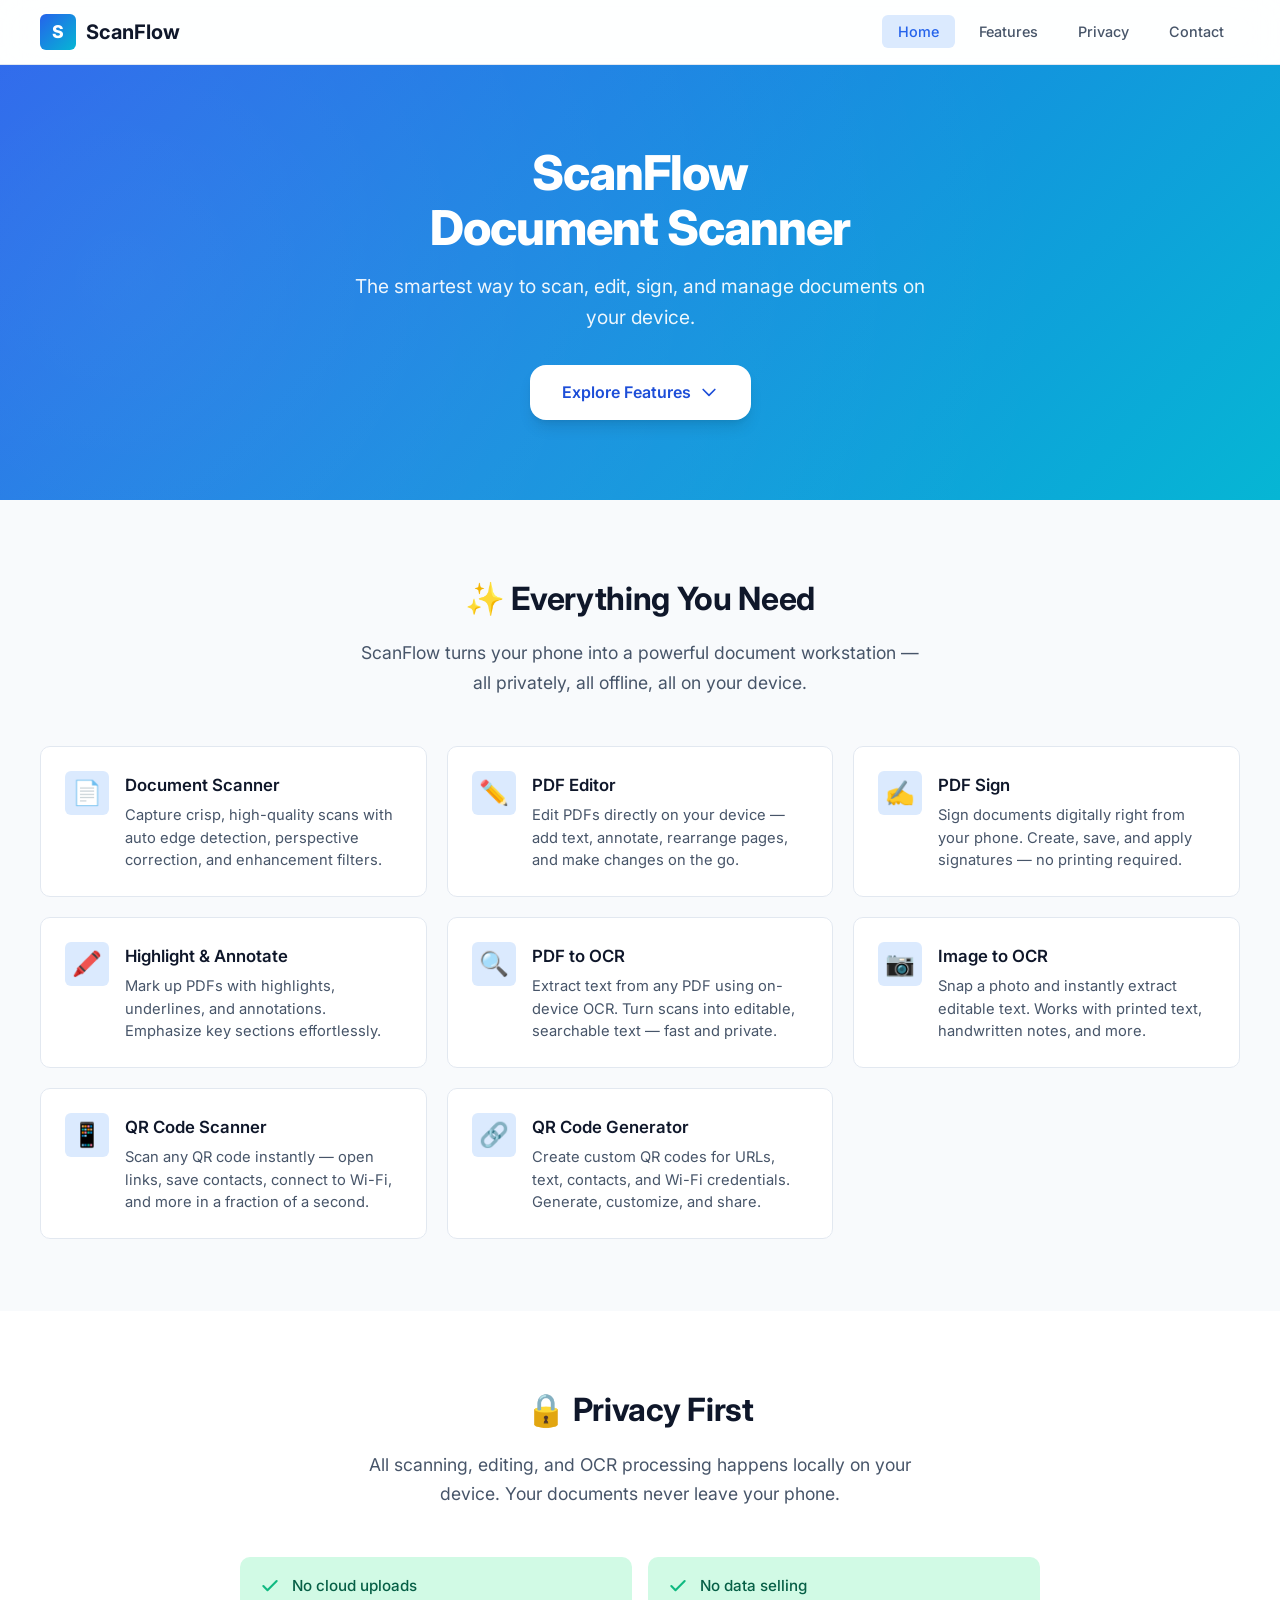
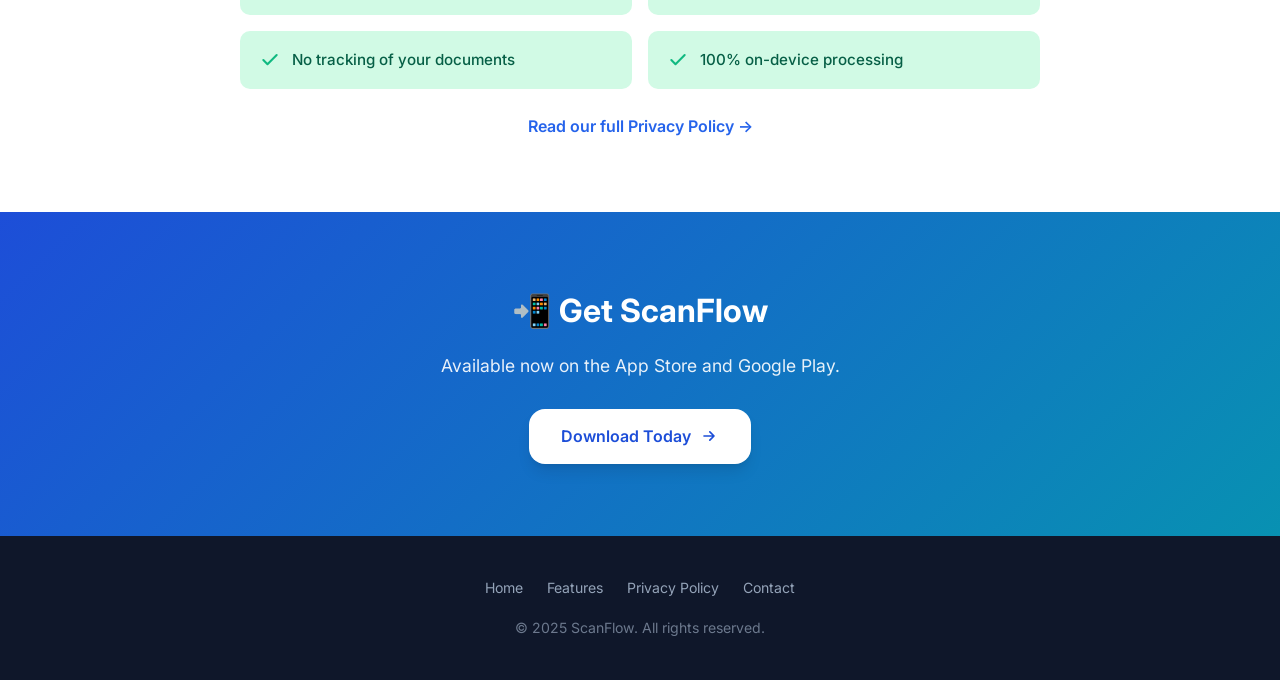
<file: index.html>
<!DOCTYPE html>
<html lang="en">
<head>
  <meta charset="UTF-8">
  <meta name="viewport" content="width=device-width, initial-scale=1.0">
  <title>ScanFlow – Document Scanner</title>
  <meta name="description" content="The all-in-one document scanner app. Scan, edit, sign, OCR, and manage QR codes — all on your device.">
  <link rel="stylesheet" href="assets/css/style.css">
  <link rel="preconnect" href="https://fonts.googleapis.com">
  <link rel="preconnect" href="https://fonts.gstatic.com" crossorigin>
  <link href="https://fonts.googleapis.com/css2?family=Inter:wght@400;500;600;700;800&display=swap" rel="stylesheet">
</head>
<body>

  <!-- Navigation -->
  <nav class="navbar">
    <div class="navbar__inner">
      <a href="index.html" class="navbar__brand">
        <div class="navbar__logo">S</div>
        ScanFlow
      </a>
      <button class="navbar__toggle" onclick="document.querySelector('.navbar__links').classList.toggle('open')" aria-label="Toggle menu">
        <svg xmlns="http://www.w3.org/2000/svg" fill="none" viewBox="0 0 24 24" stroke="currentColor" stroke-width="2">
          <path stroke-linecap="round" stroke-linejoin="round" d="M4 6h16M4 12h16M4 18h16"/>
        </svg>
      </button>
      <ul class="navbar__links">
        <li><a href="index.html" class="active">Home</a></li>
        <li><a href="features.html">Features</a></li>
        <li><a href="privacy-policy.html">Privacy</a></li>
        <li><a href="contact.html">Contact</a></li>
      </ul>
    </div>
  </nav>

  <!-- Hero -->
  <section class="hero">
    <div class="hero__inner">
      <h1>ScanFlow<br>Document Scanner</h1>
      <p>The smartest way to scan, edit, sign, and manage documents on your device.</p>
      <a href="#features" class="hero__cta">
        Explore Features
        <svg xmlns="http://www.w3.org/2000/svg" width="20" height="20" fill="none" viewBox="0 0 24 24" stroke="currentColor" stroke-width="2"><path stroke-linecap="round" stroke-linejoin="round" d="M19 9l-7 7-7-7"/></svg>
      </a>
    </div>
  </section>

  <!-- Features Highlights -->
  <section class="section" id="features">
    <div class="section__header">
      <h2>✨ Everything You Need</h2>
      <p>ScanFlow turns your phone into a powerful document workstation — all privately, all offline, all on your device.</p>
    </div>
    <div class="highlights-grid">
      <div class="highlight-card animate-in">
        <div class="highlight-card__emoji">📄</div>
        <div>
          <h3>Document Scanner</h3>
          <p>Capture crisp, high-quality scans with auto edge detection, perspective correction, and enhancement filters.</p>
        </div>
      </div>
      <div class="highlight-card animate-in">
        <div class="highlight-card__emoji">✏️</div>
        <div>
          <h3>PDF Editor</h3>
          <p>Edit PDFs directly on your device — add text, annotate, rearrange pages, and make changes on the go.</p>
        </div>
      </div>
      <div class="highlight-card animate-in">
        <div class="highlight-card__emoji">✍️</div>
        <div>
          <h3>PDF Sign</h3>
          <p>Sign documents digitally right from your phone. Create, save, and apply signatures — no printing required.</p>
        </div>
      </div>
      <div class="highlight-card animate-in">
        <div class="highlight-card__emoji">🖍️</div>
        <div>
          <h3>Highlight &amp; Annotate</h3>
          <p>Mark up PDFs with highlights, underlines, and annotations. Emphasize key sections effortlessly.</p>
        </div>
      </div>
      <div class="highlight-card animate-in">
        <div class="highlight-card__emoji">🔍</div>
        <div>
          <h3>PDF to OCR</h3>
          <p>Extract text from any PDF using on-device OCR. Turn scans into editable, searchable text — fast and private.</p>
        </div>
      </div>
      <div class="highlight-card animate-in">
        <div class="highlight-card__emoji">📷</div>
        <div>
          <h3>Image to OCR</h3>
          <p>Snap a photo and instantly extract editable text. Works with printed text, handwritten notes, and more.</p>
        </div>
      </div>
      <div class="highlight-card animate-in">
        <div class="highlight-card__emoji">📱</div>
        <div>
          <h3>QR Code Scanner</h3>
          <p>Scan any QR code instantly — open links, save contacts, connect to Wi-Fi, and more in a fraction of a second.</p>
        </div>
      </div>
      <div class="highlight-card animate-in">
        <div class="highlight-card__emoji">🔗</div>
        <div>
          <h3>QR Code Generator</h3>
          <p>Create custom QR codes for URLs, text, contacts, and Wi-Fi credentials. Generate, customize, and share.</p>
        </div>
      </div>
    </div>
  </section>

  <!-- Privacy Section -->
  <section class="section section--alt">
    <div class="section__header">
      <h2>🔒 Privacy First</h2>
      <p>All scanning, editing, and OCR processing happens locally on your device. Your documents never leave your phone.</p>
    </div>
    <div class="privacy-checklist">
      <div class="checklist-item">
        <svg xmlns="http://www.w3.org/2000/svg" viewBox="0 0 24 24" fill="none" stroke="#10b981" stroke-width="2.5" stroke-linecap="round" stroke-linejoin="round"><polyline points="20 6 9 17 4 12"/></svg>
        No cloud uploads
      </div>
      <div class="checklist-item">
        <svg xmlns="http://www.w3.org/2000/svg" viewBox="0 0 24 24" fill="none" stroke="#10b981" stroke-width="2.5" stroke-linecap="round" stroke-linejoin="round"><polyline points="20 6 9 17 4 12"/></svg>
        No data selling
      </div>
      <div class="checklist-item">
        <svg xmlns="http://www.w3.org/2000/svg" viewBox="0 0 24 24" fill="none" stroke="#10b981" stroke-width="2.5" stroke-linecap="round" stroke-linejoin="round"><polyline points="20 6 9 17 4 12"/></svg>
        No tracking of your documents
      </div>
      <div class="checklist-item">
        <svg xmlns="http://www.w3.org/2000/svg" viewBox="0 0 24 24" fill="none" stroke="#10b981" stroke-width="2.5" stroke-linecap="round" stroke-linejoin="round"><polyline points="20 6 9 17 4 12"/></svg>
        100% on-device processing
      </div>
    </div>
    <div style="text-align:center; margin-top: 24px;">
      <a href="privacy-policy.html" style="color: var(--color-primary); font-weight: 600;">Read our full Privacy Policy →</a>
    </div>
  </section>

  <!-- CTA Section -->
  <section class="cta">
    <h2>📲 Get ScanFlow</h2>
    <p>Available now on the App Store and Google Play.</p>
    <a href="contact.html" class="cta__button">
      Download Today
      <svg xmlns="http://www.w3.org/2000/svg" width="20" height="20" fill="none" viewBox="0 0 24 24" stroke="currentColor" stroke-width="2"><path stroke-linecap="round" stroke-linejoin="round" d="M13 7l5 5m0 0l-5 5m5-5H6"/></svg>
    </a>
  </section>

  <!-- Footer -->
  <footer class="footer">
    <div class="footer__inner">
      <ul class="footer__links">
        <li><a href="index.html">Home</a></li>
        <li><a href="features.html">Features</a></li>
        <li><a href="privacy-policy.html">Privacy Policy</a></li>
        <li><a href="contact.html">Contact</a></li>
      </ul>
      <p class="footer__copy">&copy; 2025 ScanFlow. All rights reserved.</p>
    </div>
  </footer>

  <!-- Back to Top -->
  <button class="back-to-top" id="backToTop" onclick="window.scrollTo({top:0,behavior:'smooth'})">
    <svg xmlns="http://www.w3.org/2000/svg" width="24" height="24" fill="none" viewBox="0 0 24 24" stroke="currentColor" stroke-width="2"><path stroke-linecap="round" stroke-linejoin="round" d="M5 15l7-7 7 7"/></svg>
  </button>

  <script>
    // Back to top visibility
    window.addEventListener('scroll', () => {
      const btn = document.getElementById('backToTop');
      if (window.scrollY > 400) {
        btn.classList.add('visible');
      } else {
        btn.classList.remove('visible');
      }
    });

    // Close mobile menu on link click
    document.querySelectorAll('.navbar__links a').forEach(link => {
      link.addEventListener('click', () => {
        document.querySelector('.navbar__links').classList.remove('open');
      });
    });
  </script>
</body>
</html>
</file>
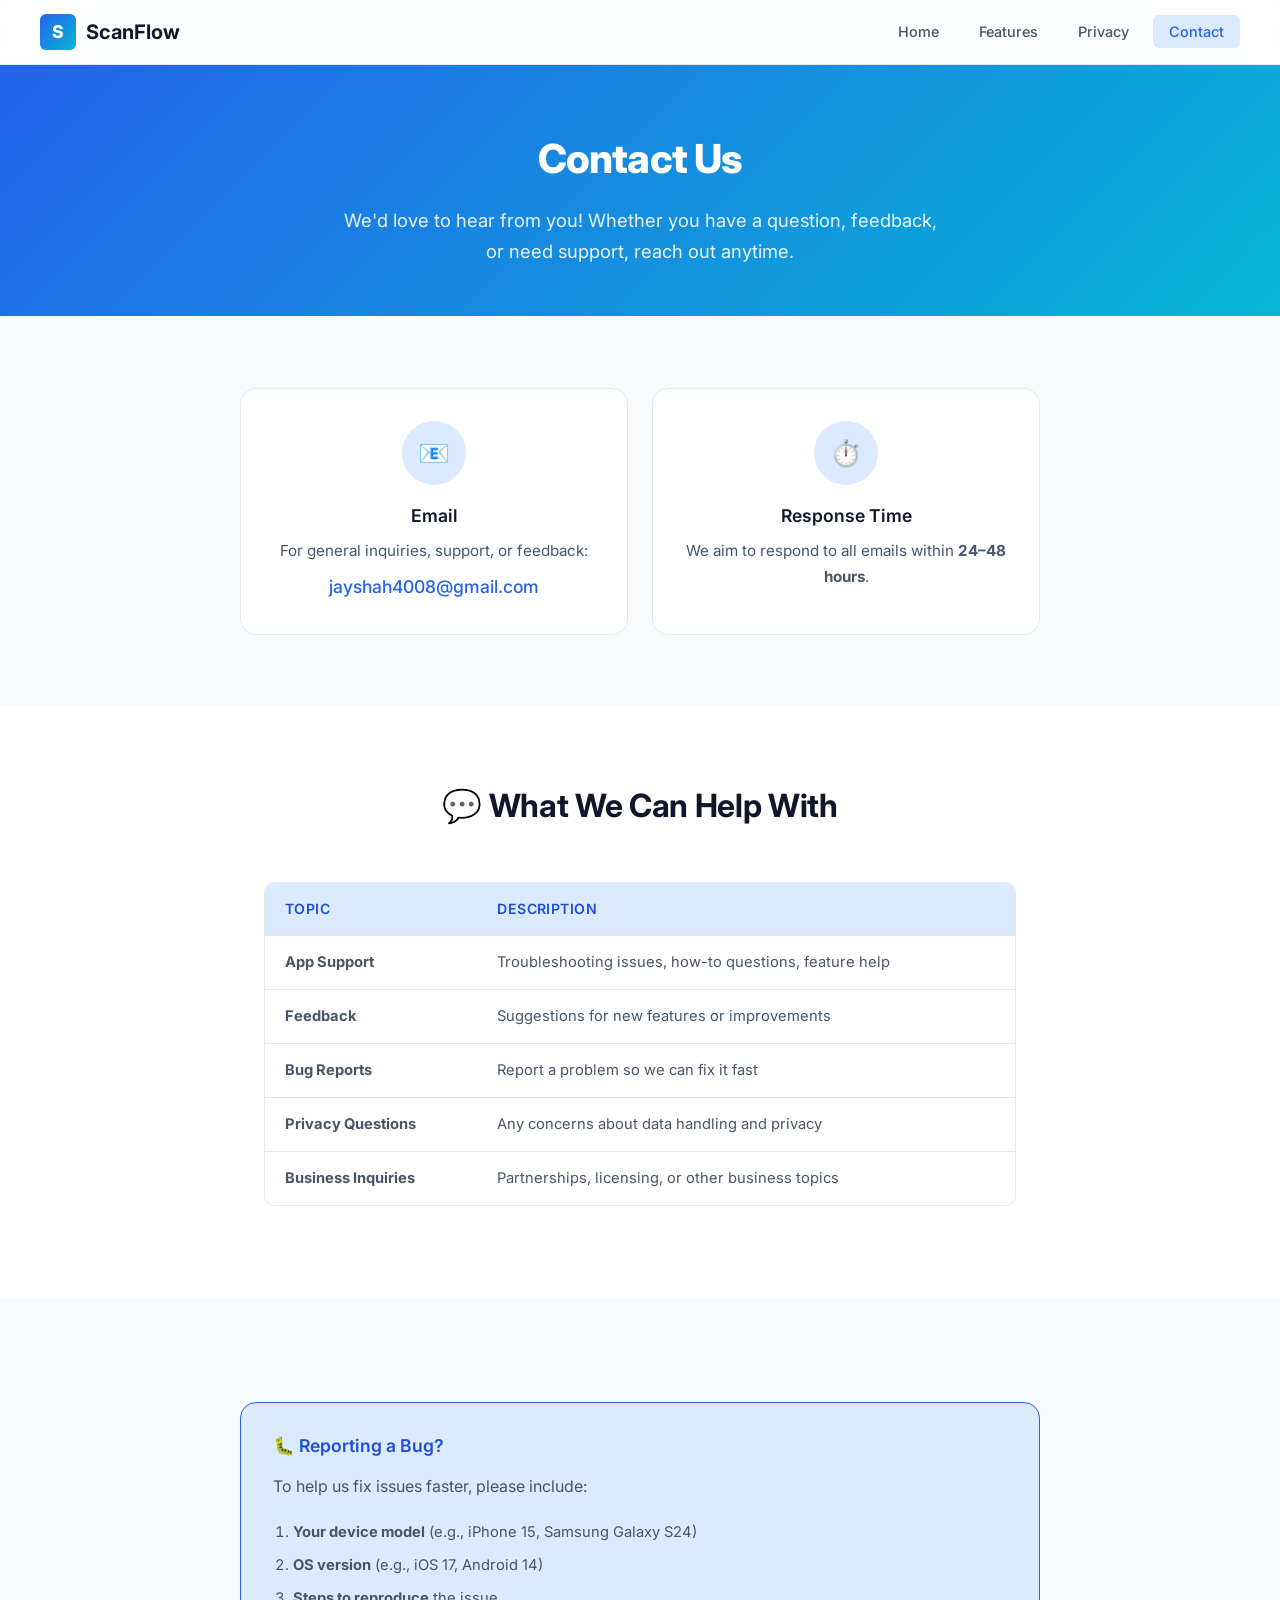
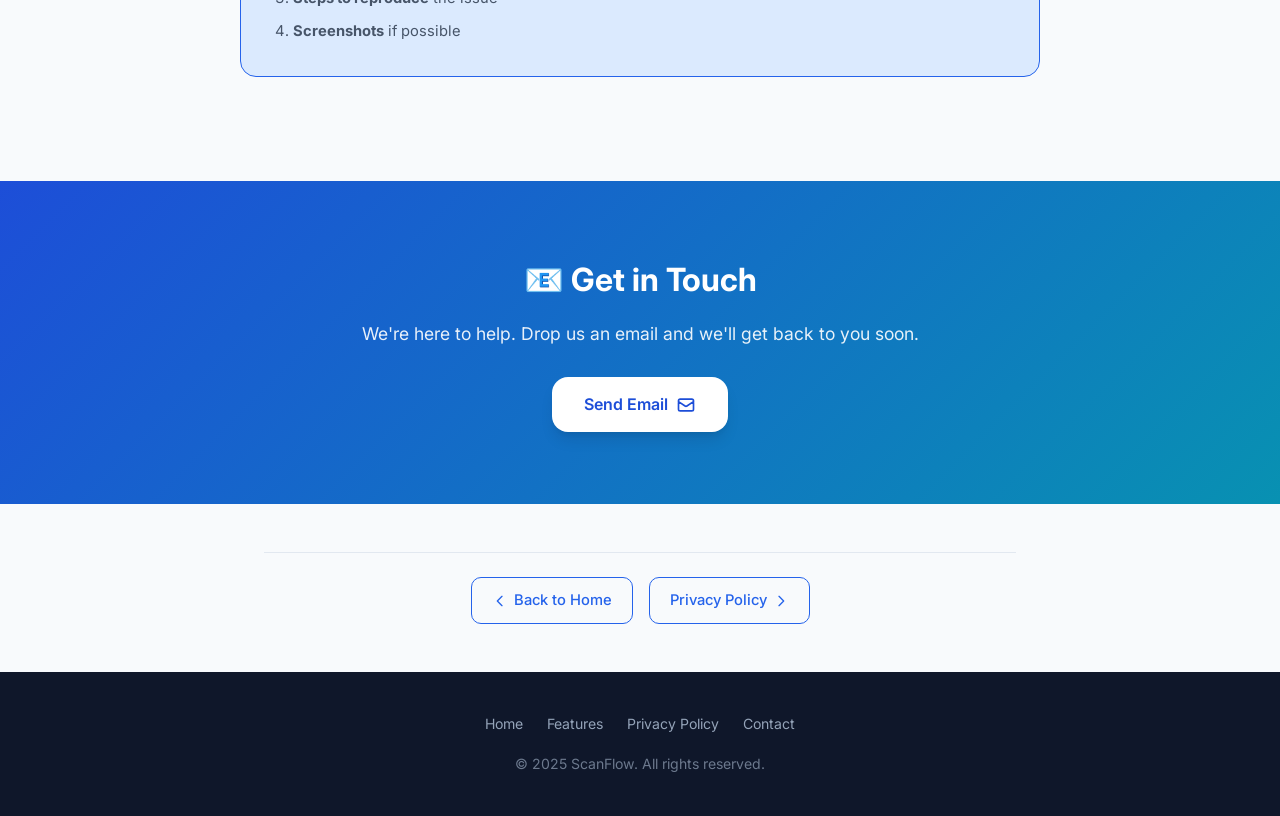
<file: contact.html>
<!DOCTYPE html>
<html lang="en">
<head>
  <meta charset="UTF-8">
  <meta name="viewport" content="width=device-width, initial-scale=1.0">
  <title>Contact – ScanFlow</title>
  <meta name="description" content="Get in touch with the ScanFlow team for support, feedback, or questions.">
  <link rel="stylesheet" href="assets/css/style.css">
  <link rel="preconnect" href="https://fonts.googleapis.com">
  <link rel="preconnect" href="https://fonts.gstatic.com" crossorigin>
  <link href="https://fonts.googleapis.com/css2?family=Inter:wght@400;500;600;700;800&display=swap" rel="stylesheet">
</head>
<body>

  <!-- Navigation -->
  <nav class="navbar">
    <div class="navbar__inner">
      <a href="index.html" class="navbar__brand">
        <div class="navbar__logo">S</div>
        ScanFlow
      </a>
      <button class="navbar__toggle" onclick="document.querySelector('.navbar__links').classList.toggle('open')" aria-label="Toggle menu">
        <svg xmlns="http://www.w3.org/2000/svg" fill="none" viewBox="0 0 24 24" stroke="currentColor" stroke-width="2">
          <path stroke-linecap="round" stroke-linejoin="round" d="M4 6h16M4 12h16M4 18h16"/>
        </svg>
      </button>
      <ul class="navbar__links">
        <li><a href="index.html">Home</a></li>
        <li><a href="features.html">Features</a></li>
        <li><a href="privacy-policy.html">Privacy</a></li>
        <li><a href="contact.html" class="active">Contact</a></li>
      </ul>
    </div>
  </nav>

  <!-- Page Header -->
  <section class="page-header">
    <h1>Contact Us</h1>
    <p>We'd love to hear from you! Whether you have a question, feedback, or need support, reach out anytime.</p>
  </section>

  <!-- Contact Cards -->
  <section class="section">
    <div class="contact-grid">
      <div class="contact-card animate-in">
        <div class="contact-card__icon">📧</div>
        <h3>Email</h3>
        <p>For general inquiries, support, or feedback:</p>
        <a href="mailto:jayshah4008@gmail.com" style="font-size: 1.1rem; margin-top: 8px; display: inline-block;">jayshah4008@gmail.com</a>
      </div>
      <div class="contact-card animate-in">
        <div class="contact-card__icon">⏱️</div>
        <h3>Response Time</h3>
        <p>We aim to respond to all emails within <strong>24–48 hours</strong>.</p>
      </div>
    </div>
  </section>

  <!-- What We Can Help With -->
  <section class="section section--alt">
    <div class="section__header">
      <h2>💬 What We Can Help With</h2>
    </div>
    <div class="container container--narrow">
      <div class="table-wrapper">
        <table>
          <thead>
            <tr>
              <th>Topic</th>
              <th>Description</th>
            </tr>
          </thead>
          <tbody>
            <tr>
              <td><strong>App Support</strong></td>
              <td>Troubleshooting issues, how-to questions, feature help</td>
            </tr>
            <tr>
              <td><strong>Feedback</strong></td>
              <td>Suggestions for new features or improvements</td>
            </tr>
            <tr>
              <td><strong>Bug Reports</strong></td>
              <td>Report a problem so we can fix it fast</td>
            </tr>
            <tr>
              <td><strong>Privacy Questions</strong></td>
              <td>Any concerns about data handling and privacy</td>
            </tr>
            <tr>
              <td><strong>Business Inquiries</strong></td>
              <td>Partnerships, licensing, or other business topics</td>
            </tr>
          </tbody>
        </table>
      </div>
    </div>
  </section>

  <!-- Bug Report Box -->
  <section class="section">
    <div class="bug-box">
      <h3>🐛 Reporting a Bug?</h3>
      <p style="color: var(--color-text-secondary); margin-bottom: 16px;">To help us fix issues faster, please include:</p>
      <ol>
        <li><strong>Your device model</strong> (e.g., iPhone 15, Samsung Galaxy S24)</li>
        <li><strong>OS version</strong> (e.g., iOS 17, Android 14)</li>
        <li><strong>Steps to reproduce</strong> the issue</li>
        <li><strong>Screenshots</strong> if possible</li>
      </ol>
    </div>
  </section>

  <!-- CTA -->
  <section class="cta">
    <h2>📧 Get in Touch</h2>
    <p>We're here to help. Drop us an email and we'll get back to you soon.</p>
    <a href="mailto:jayshah4008@gmail.com" class="cta__button">
      Send Email
      <svg xmlns="http://www.w3.org/2000/svg" width="20" height="20" fill="none" viewBox="0 0 24 24" stroke="currentColor" stroke-width="2"><path stroke-linecap="round" stroke-linejoin="round" d="M3 8l7.89 5.26a2 2 0 002.22 0L21 8M5 19h14a2 2 0 002-2V7a2 2 0 00-2-2H5a2 2 0 00-2 2v10a2 2 0 002 2z"/></svg>
    </a>
  </section>

  <!-- Page Navigation -->
  <div style="max-width: 800px; margin: 0 auto; padding: 0 24px 48px;">
    <div class="page-nav">
      <a href="index.html">
        <svg xmlns="http://www.w3.org/2000/svg" width="16" height="16" fill="none" viewBox="0 0 24 24" stroke="currentColor" stroke-width="2"><path stroke-linecap="round" stroke-linejoin="round" d="M15 19l-7-7 7-7"/></svg>
        Back to Home
      </a>
      <a href="privacy-policy.html">
        Privacy Policy
        <svg xmlns="http://www.w3.org/2000/svg" width="16" height="16" fill="none" viewBox="0 0 24 24" stroke="currentColor" stroke-width="2"><path stroke-linecap="round" stroke-linejoin="round" d="M9 5l7 7-7 7"/></svg>
      </a>
    </div>
  </div>

  <!-- Footer -->
  <footer class="footer">
    <div class="footer__inner">
      <ul class="footer__links">
        <li><a href="index.html">Home</a></li>
        <li><a href="features.html">Features</a></li>
        <li><a href="privacy-policy.html">Privacy Policy</a></li>
        <li><a href="contact.html">Contact</a></li>
      </ul>
      <p class="footer__copy">&copy; 2025 ScanFlow. All rights reserved.</p>
    </div>
  </footer>

  <!-- Back to Top -->
  <button class="back-to-top" id="backToTop" onclick="window.scrollTo({top:0,behavior:'smooth'})">
    <svg xmlns="http://www.w3.org/2000/svg" width="24" height="24" fill="none" viewBox="0 0 24 24" stroke="currentColor" stroke-width="2"><path stroke-linecap="round" stroke-linejoin="round" d="M5 15l7-7 7 7"/></svg>
  </button>

  <script>
    window.addEventListener('scroll', () => {
      const btn = document.getElementById('backToTop');
      if (window.scrollY > 400) {
        btn.classList.add('visible');
      } else {
        btn.classList.remove('visible');
      }
    });
    document.querySelectorAll('.navbar__links a').forEach(link => {
      link.addEventListener('click', () => {
        document.querySelector('.navbar__links').classList.remove('open');
      });
    });
  </script>
</body>
</html>
</file>
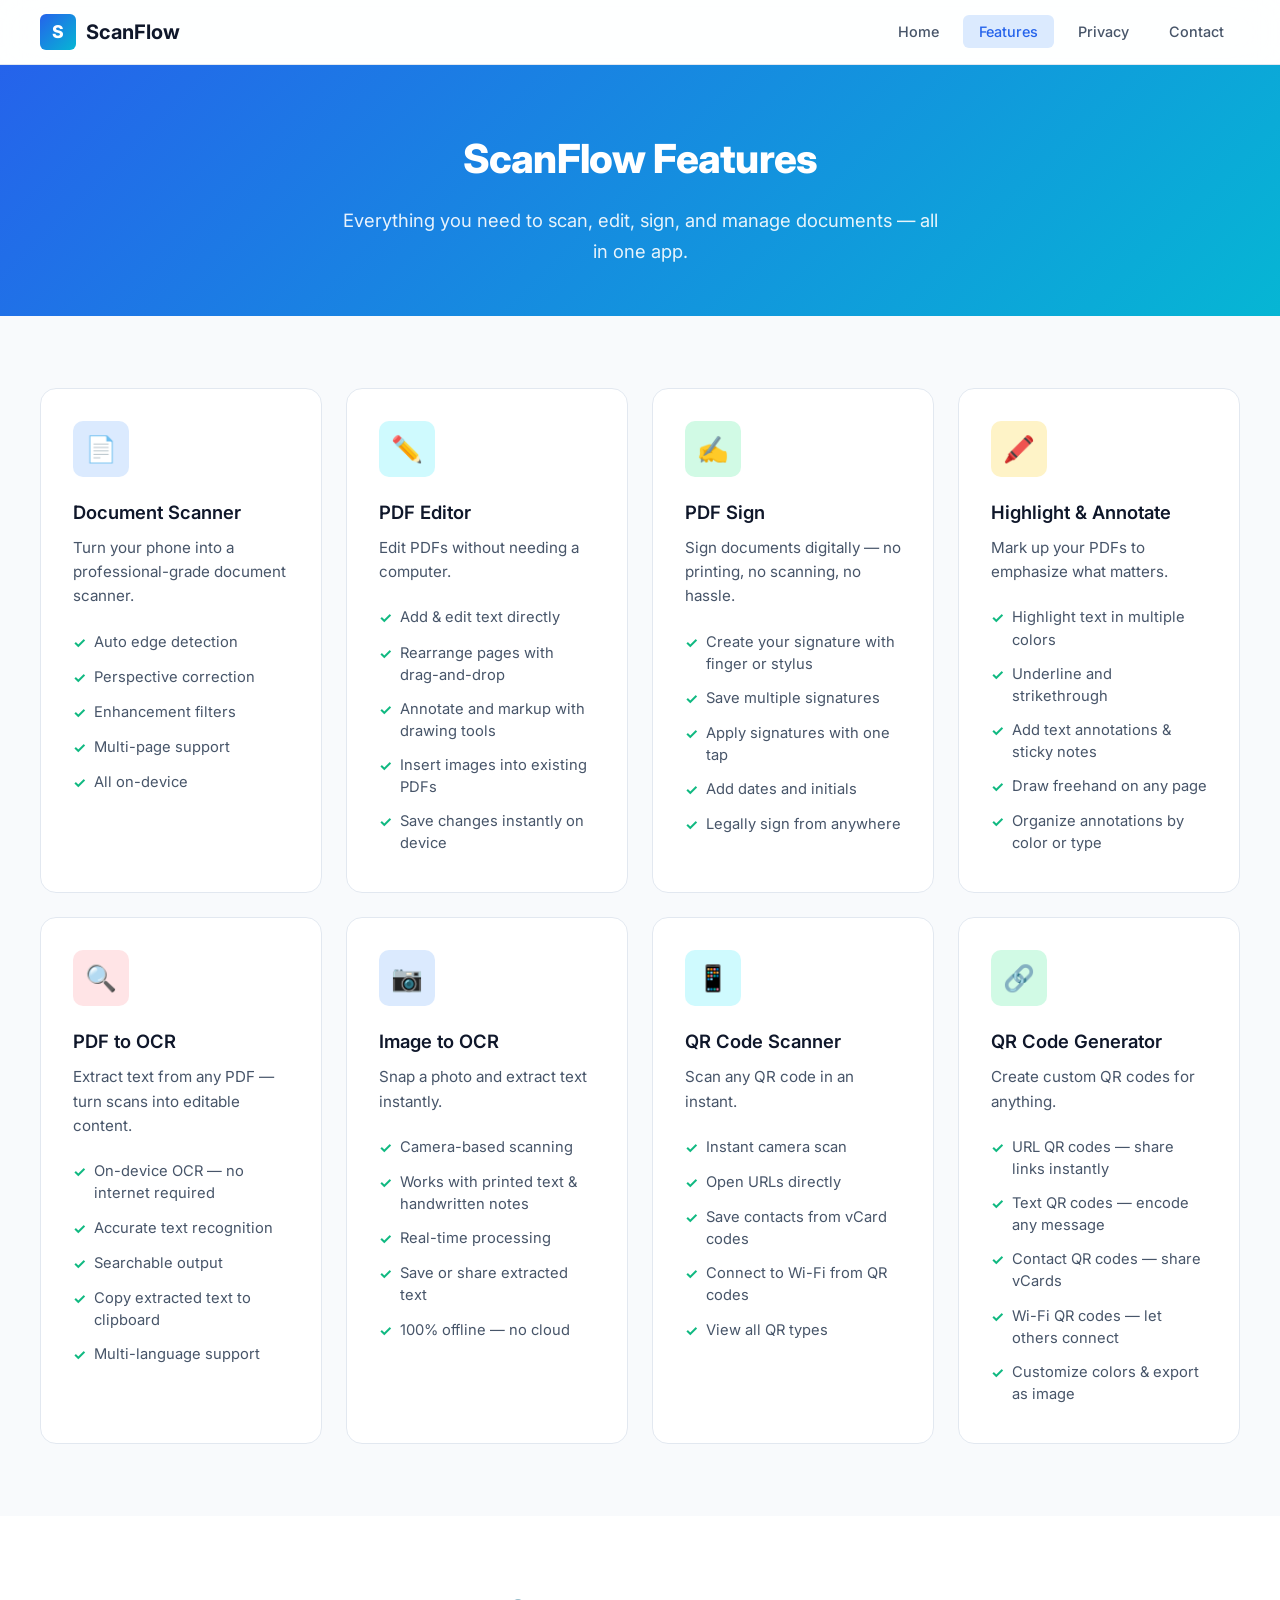
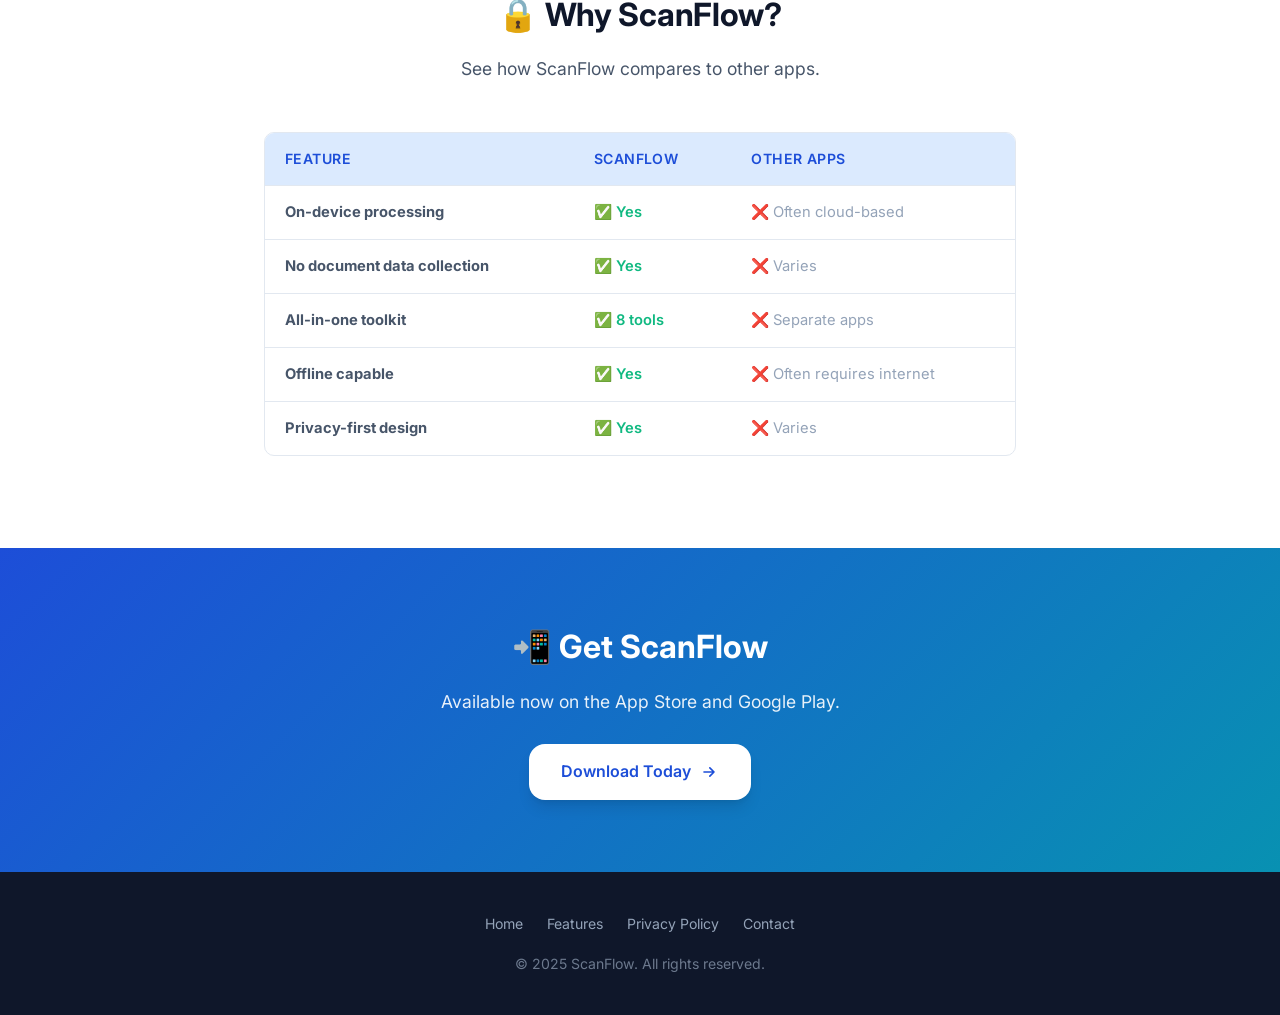
<file: features.html>
<!DOCTYPE html>
<html lang="en">
<head>
  <meta charset="UTF-8">
  <meta name="viewport" content="width=device-width, initial-scale=1.0">
  <title>Features – ScanFlow</title>
  <meta name="description" content="Explore all the powerful features of ScanFlow – Document Scanner, PDF Editor, OCR, QR Code tools, and more.">
  <link rel="stylesheet" href="assets/css/style.css">
  <link rel="preconnect" href="https://fonts.googleapis.com">
  <link rel="preconnect" href="https://fonts.gstatic.com" crossorigin>
  <link href="https://fonts.googleapis.com/css2?family=Inter:wght@400;500;600;700;800&display=swap" rel="stylesheet">
</head>
<body>

  <!-- Navigation -->
  <nav class="navbar">
    <div class="navbar__inner">
      <a href="index.html" class="navbar__brand">
        <div class="navbar__logo">S</div>
        ScanFlow
      </a>
      <button class="navbar__toggle" onclick="document.querySelector('.navbar__links').classList.toggle('open')" aria-label="Toggle menu">
        <svg xmlns="http://www.w3.org/2000/svg" fill="none" viewBox="0 0 24 24" stroke="currentColor" stroke-width="2">
          <path stroke-linecap="round" stroke-linejoin="round" d="M4 6h16M4 12h16M4 18h16"/>
        </svg>
      </button>
      <ul class="navbar__links">
        <li><a href="index.html">Home</a></li>
        <li><a href="features.html" class="active">Features</a></li>
        <li><a href="privacy-policy.html">Privacy</a></li>
        <li><a href="contact.html">Contact</a></li>
      </ul>
    </div>
  </nav>

  <!-- Page Header -->
  <section class="page-header">
    <h1>ScanFlow Features</h1>
    <p>Everything you need to scan, edit, sign, and manage documents — all in one app.</p>
  </section>

  <!-- Feature Cards -->
  <section class="section">
    <div class="features-grid">

      <!-- Document Scanner -->
      <div class="feature-card animate-in">
        <div class="feature-card__icon">📄</div>
        <h3>Document Scanner</h3>
        <p>Turn your phone into a professional-grade document scanner.</p>
        <ul>
          <li>Auto edge detection</li>
          <li>Perspective correction</li>
          <li>Enhancement filters</li>
          <li>Multi-page support</li>
          <li>All on-device</li>
        </ul>
      </div>

      <!-- PDF Editor -->
      <div class="feature-card animate-in">
        <div class="feature-card__icon feature-card__icon--cyan">✏️</div>
        <h3>PDF Editor</h3>
        <p>Edit PDFs without needing a computer.</p>
        <ul>
          <li>Add &amp; edit text directly</li>
          <li>Rearrange pages with drag-and-drop</li>
          <li>Annotate and markup with drawing tools</li>
          <li>Insert images into existing PDFs</li>
          <li>Save changes instantly on device</li>
        </ul>
      </div>

      <!-- PDF Sign -->
      <div class="feature-card animate-in">
        <div class="feature-card__icon feature-card__icon--green">✍️</div>
        <h3>PDF Sign</h3>
        <p>Sign documents digitally — no printing, no scanning, no hassle.</p>
        <ul>
          <li>Create your signature with finger or stylus</li>
          <li>Save multiple signatures</li>
          <li>Apply signatures with one tap</li>
          <li>Add dates and initials</li>
          <li>Legally sign from anywhere</li>
        </ul>
      </div>

      <!-- Highlight & Annotate -->
      <div class="feature-card animate-in">
        <div class="feature-card__icon feature-card__icon--amber">🖍️</div>
        <h3>Highlight &amp; Annotate</h3>
        <p>Mark up your PDFs to emphasize what matters.</p>
        <ul>
          <li>Highlight text in multiple colors</li>
          <li>Underline and strikethrough</li>
          <li>Add text annotations &amp; sticky notes</li>
          <li>Draw freehand on any page</li>
          <li>Organize annotations by color or type</li>
        </ul>
      </div>

      <!-- PDF to OCR -->
      <div class="feature-card animate-in">
        <div class="feature-card__icon feature-card__icon--rose">🔍</div>
        <h3>PDF to OCR</h3>
        <p>Extract text from any PDF — turn scans into editable content.</p>
        <ul>
          <li>On-device OCR — no internet required</li>
          <li>Accurate text recognition</li>
          <li>Searchable output</li>
          <li>Copy extracted text to clipboard</li>
          <li>Multi-language support</li>
        </ul>
      </div>

      <!-- Image to OCR -->
      <div class="feature-card animate-in">
        <div class="feature-card__icon">📷</div>
        <h3>Image to OCR</h3>
        <p>Snap a photo and extract text instantly.</p>
        <ul>
          <li>Camera-based scanning</li>
          <li>Works with printed text &amp; handwritten notes</li>
          <li>Real-time processing</li>
          <li>Save or share extracted text</li>
          <li>100% offline — no cloud</li>
        </ul>
      </div>

      <!-- QR Code Scanner -->
      <div class="feature-card animate-in">
        <div class="feature-card__icon feature-card__icon--cyan">📱</div>
        <h3>QR Code Scanner</h3>
        <p>Scan any QR code in an instant.</p>
        <ul>
          <li>Instant camera scan</li>
          <li>Open URLs directly</li>
          <li>Save contacts from vCard codes</li>
          <li>Connect to Wi-Fi from QR codes</li>
          <li>View all QR types</li>
        </ul>
      </div>

      <!-- QR Code Generator -->
      <div class="feature-card animate-in">
        <div class="feature-card__icon feature-card__icon--green">🔗</div>
        <h3>QR Code Generator</h3>
        <p>Create custom QR codes for anything.</p>
        <ul>
          <li>URL QR codes — share links instantly</li>
          <li>Text QR codes — encode any message</li>
          <li>Contact QR codes — share vCards</li>
          <li>Wi-Fi QR codes — let others connect</li>
          <li>Customize colors &amp; export as image</li>
        </ul>
      </div>

    </div>
  </section>

  <!-- Comparison Table -->
  <section class="section section--alt">
    <div class="section__header">
      <h2>🔒 Why ScanFlow?</h2>
      <p>See how ScanFlow compares to other apps.</p>
    </div>
    <div class="container container--narrow">
      <div class="table-wrapper">
        <table class="table--compare">
          <thead>
            <tr>
              <th>Feature</th>
              <th>ScanFlow</th>
              <th>Other Apps</th>
            </tr>
          </thead>
          <tbody>
            <tr>
              <td><strong>On-device processing</strong></td>
              <td>✅ Yes</td>
              <td>❌ Often cloud-based</td>
            </tr>
            <tr>
              <td><strong>No document data collection</strong></td>
              <td>✅ Yes</td>
              <td>❌ Varies</td>
            </tr>
            <tr>
              <td><strong>All-in-one toolkit</strong></td>
              <td>✅ 8 tools</td>
              <td>❌ Separate apps</td>
            </tr>
            <tr>
              <td><strong>Offline capable</strong></td>
              <td>✅ Yes</td>
              <td>❌ Often requires internet</td>
            </tr>
            <tr>
              <td><strong>Privacy-first design</strong></td>
              <td>✅ Yes</td>
              <td>❌ Varies</td>
            </tr>
          </tbody>
        </table>
      </div>
    </div>
  </section>

  <!-- CTA -->
  <section class="cta">
    <h2>📲 Get ScanFlow</h2>
    <p>Available now on the App Store and Google Play.</p>
    <a href="contact.html" class="cta__button">
      Download Today
      <svg xmlns="http://www.w3.org/2000/svg" width="20" height="20" fill="none" viewBox="0 0 24 24" stroke="currentColor" stroke-width="2"><path stroke-linecap="round" stroke-linejoin="round" d="M13 7l5 5m0 0l-5 5m5-5H6"/></svg>
    </a>
  </section>

  <!-- Footer -->
  <footer class="footer">
    <div class="footer__inner">
      <ul class="footer__links">
        <li><a href="index.html">Home</a></li>
        <li><a href="features.html">Features</a></li>
        <li><a href="privacy-policy.html">Privacy Policy</a></li>
        <li><a href="contact.html">Contact</a></li>
      </ul>
      <p class="footer__copy">&copy; 2025 ScanFlow. All rights reserved.</p>
    </div>
  </footer>

  <!-- Back to Top -->
  <button class="back-to-top" id="backToTop" onclick="window.scrollTo({top:0,behavior:'smooth'})">
    <svg xmlns="http://www.w3.org/2000/svg" width="24" height="24" fill="none" viewBox="0 0 24 24" stroke="currentColor" stroke-width="2"><path stroke-linecap="round" stroke-linejoin="round" d="M5 15l7-7 7 7"/></svg>
  </button>

  <script>
    window.addEventListener('scroll', () => {
      const btn = document.getElementById('backToTop');
      if (window.scrollY > 400) {
        btn.classList.add('visible');
      } else {
        btn.classList.remove('visible');
      }
    });
    document.querySelectorAll('.navbar__links a').forEach(link => {
      link.addEventListener('click', () => {
        document.querySelector('.navbar__links').classList.remove('open');
      });
    });
  </script>
</body>
</html>
</file>
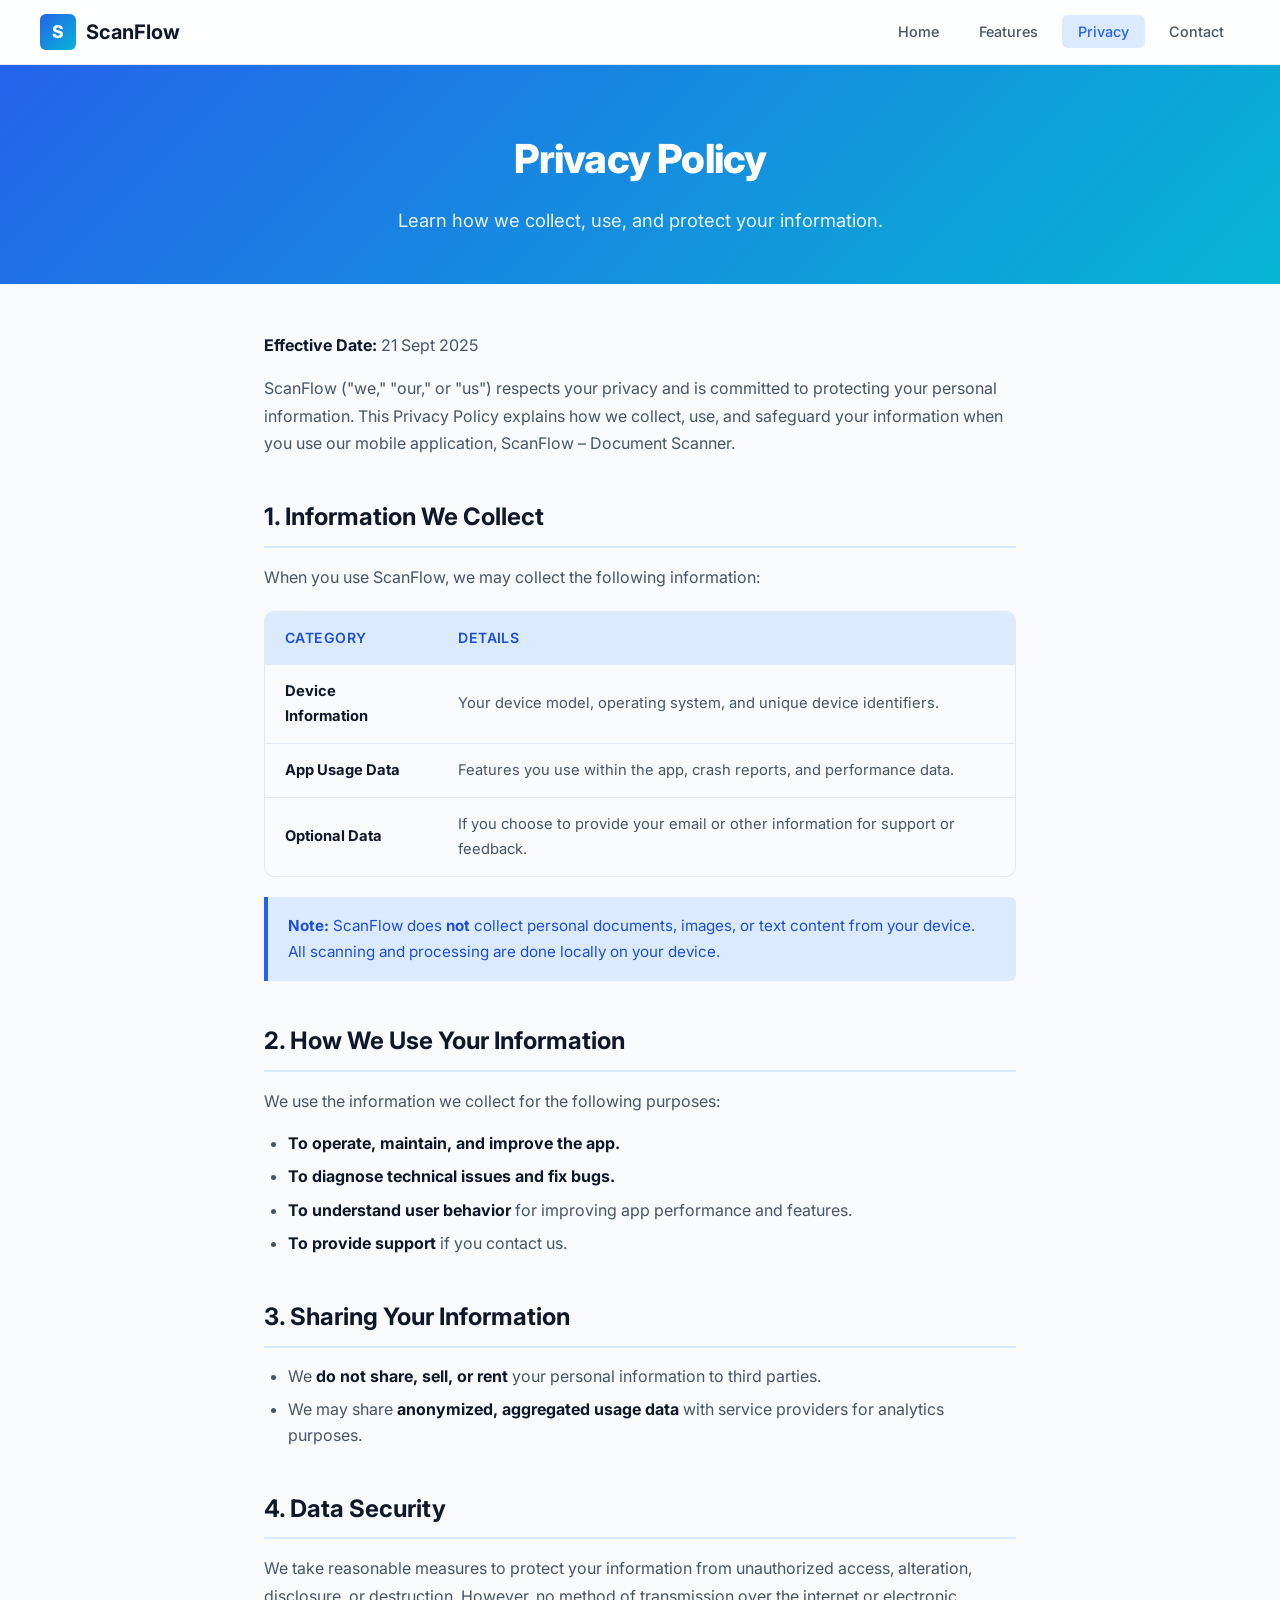
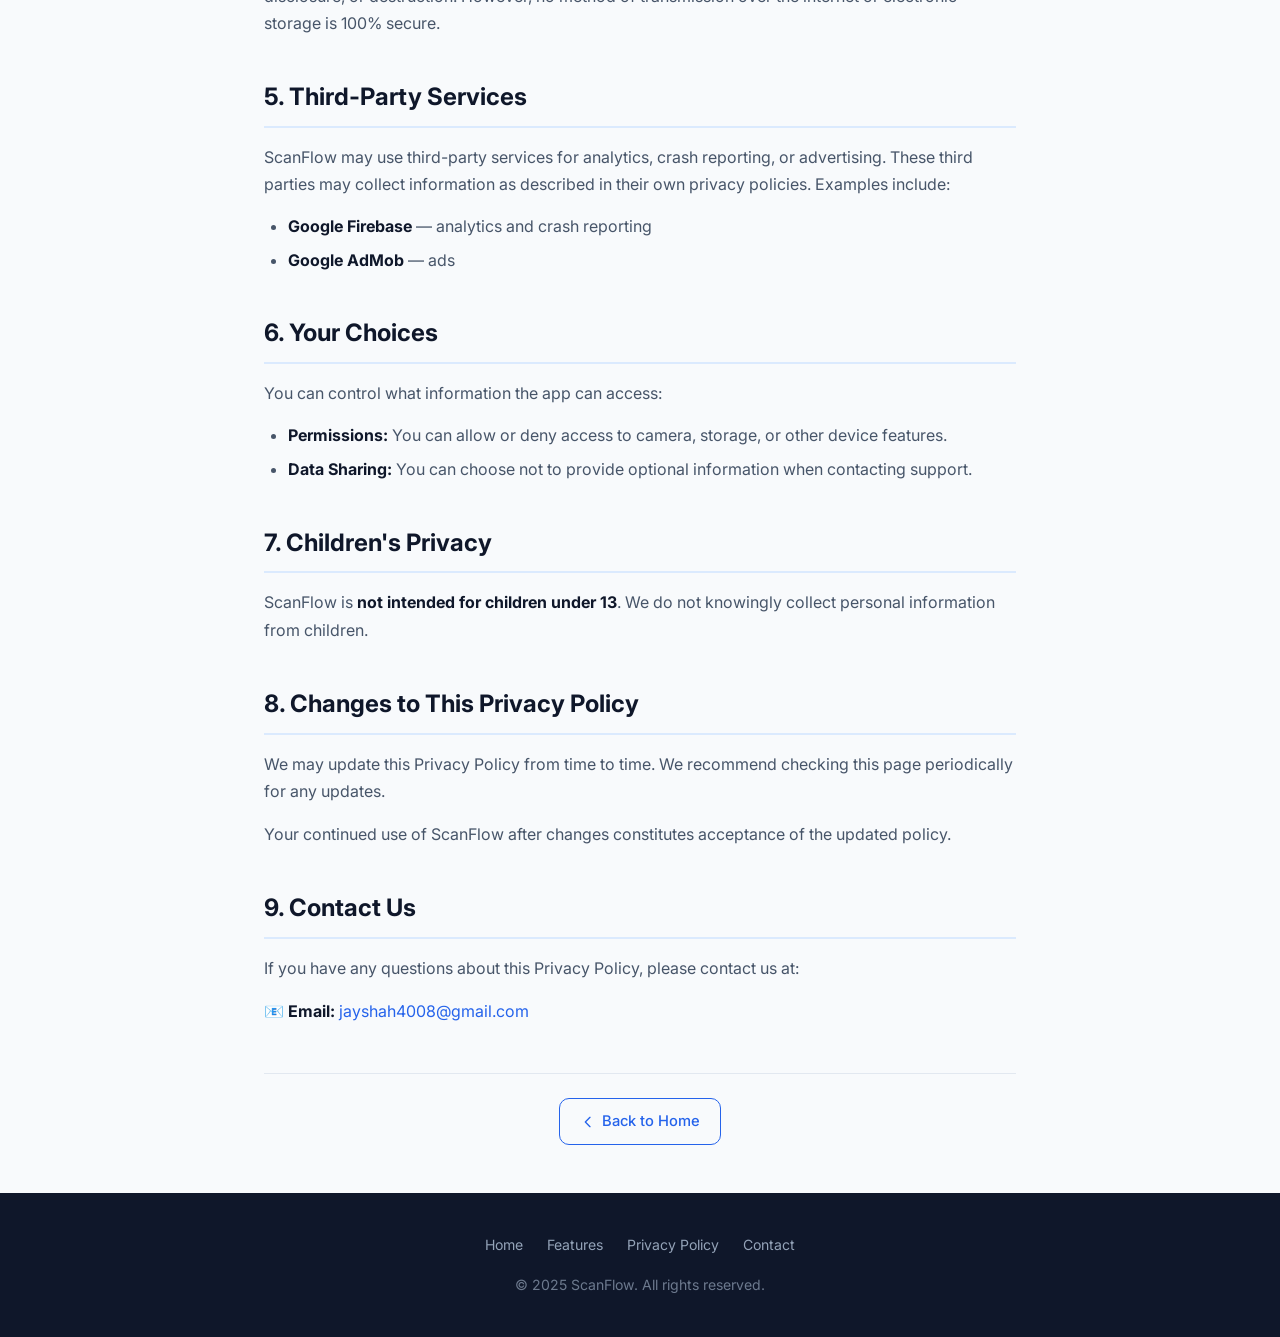
<file: privacy-policy.html>
<!DOCTYPE html>
<html lang="en">
<head>
  <meta charset="UTF-8">
  <meta name="viewport" content="width=device-width, initial-scale=1.0">
  <title>Privacy Policy – ScanFlow</title>
  <meta name="description" content="ScanFlow Privacy Policy — learn how we collect, use, and protect your information.">
  <link rel="stylesheet" href="assets/css/style.css">
  <link rel="preconnect" href="https://fonts.googleapis.com">
  <link rel="preconnect" href="https://fonts.gstatic.com" crossorigin>
  <link href="https://fonts.googleapis.com/css2?family=Inter:wght@400;500;600;700;800&display=swap" rel="stylesheet">
</head>
<body>

  <!-- Navigation -->
  <nav class="navbar">
    <div class="navbar__inner">
      <a href="index.html" class="navbar__brand">
        <div class="navbar__logo">S</div>
        ScanFlow
      </a>
      <button class="navbar__toggle" onclick="document.querySelector('.navbar__links').classList.toggle('open')" aria-label="Toggle menu">
        <svg xmlns="http://www.w3.org/2000/svg" fill="none" viewBox="0 0 24 24" stroke="currentColor" stroke-width="2">
          <path stroke-linecap="round" stroke-linejoin="round" d="M4 6h16M4 12h16M4 18h16"/>
        </svg>
      </button>
      <ul class="navbar__links">
        <li><a href="index.html">Home</a></li>
        <li><a href="features.html">Features</a></li>
        <li><a href="privacy-policy.html" class="active">Privacy</a></li>
        <li><a href="contact.html">Contact</a></li>
      </ul>
    </div>
  </nav>

  <!-- Page Header -->
  <section class="page-header">
    <h1>Privacy Policy</h1>
    <p>Learn how we collect, use, and protect your information.</p>
  </section>

  <!-- Content -->
  <div class="content">
    <p><strong>Effective Date:</strong> 21 Sept 2025</p>
    <p>ScanFlow ("we," "our," or "us") respects your privacy and is committed to protecting your personal information. This Privacy Policy explains how we collect, use, and safeguard your information when you use our mobile application, ScanFlow – Document Scanner.</p>

    <h2>1. Information We Collect</h2>
    <p>When you use ScanFlow, we may collect the following information:</p>

    <div class="table-wrapper">
      <table>
        <thead>
          <tr>
            <th>Category</th>
            <th>Details</th>
          </tr>
        </thead>
        <tbody>
          <tr>
            <td><strong>Device Information</strong></td>
            <td>Your device model, operating system, and unique device identifiers.</td>
          </tr>
          <tr>
            <td><strong>App Usage Data</strong></td>
            <td>Features you use within the app, crash reports, and performance data.</td>
          </tr>
          <tr>
            <td><strong>Optional Data</strong></td>
            <td>If you choose to provide your email or other information for support or feedback.</td>
          </tr>
        </tbody>
      </table>
    </div>

    <blockquote>
      <strong>Note:</strong> ScanFlow does <strong>not</strong> collect personal documents, images, or text content from your device. All scanning and processing are done locally on your device.
    </blockquote>

    <h2>2. How We Use Your Information</h2>
    <p>We use the information we collect for the following purposes:</p>
    <ul>
      <li><strong>To operate, maintain, and improve the app.</strong></li>
      <li><strong>To diagnose technical issues and fix bugs.</strong></li>
      <li><strong>To understand user behavior</strong> for improving app performance and features.</li>
      <li><strong>To provide support</strong> if you contact us.</li>
    </ul>

    <h2>3. Sharing Your Information</h2>
    <ul>
      <li>We <strong>do not share, sell, or rent</strong> your personal information to third parties.</li>
      <li>We may share <strong>anonymized, aggregated usage data</strong> with service providers for analytics purposes.</li>
    </ul>

    <h2>4. Data Security</h2>
    <p>We take reasonable measures to protect your information from unauthorized access, alteration, disclosure, or destruction. However, no method of transmission over the internet or electronic storage is 100% secure.</p>

    <h2>5. Third-Party Services</h2>
    <p>ScanFlow may use third-party services for analytics, crash reporting, or advertising. These third parties may collect information as described in their own privacy policies. Examples include:</p>
    <ul>
      <li><strong>Google Firebase</strong> — analytics and crash reporting</li>
      <li><strong>Google AdMob</strong> — ads</li>
    </ul>

    <h2>6. Your Choices</h2>
    <p>You can control what information the app can access:</p>
    <ul>
      <li><strong>Permissions:</strong> You can allow or deny access to camera, storage, or other device features.</li>
      <li><strong>Data Sharing:</strong> You can choose not to provide optional information when contacting support.</li>
    </ul>

    <h2>7. Children's Privacy</h2>
    <p>ScanFlow is <strong>not intended for children under 13</strong>. We do not knowingly collect personal information from children.</p>

    <h2>8. Changes to This Privacy Policy</h2>
    <p>We may update this Privacy Policy from time to time. We recommend checking this page periodically for any updates.</p>
    <p>Your continued use of ScanFlow after changes constitutes acceptance of the updated policy.</p>

    <h2>9. Contact Us</h2>
    <p>If you have any questions about this Privacy Policy, please contact us at:</p>
    <p>📧 <strong>Email:</strong> <a href="mailto:jayshah4008@gmail.com">jayshah4008@gmail.com</a></p>

    <div class="page-nav">
      <a href="index.html">
        <svg xmlns="http://www.w3.org/2000/svg" width="16" height="16" fill="none" viewBox="0 0 24 24" stroke="currentColor" stroke-width="2"><path stroke-linecap="round" stroke-linejoin="round" d="M15 19l-7-7 7-7"/></svg>
        Back to Home
      </a>
    </div>
  </div>

  <!-- Footer -->
  <footer class="footer">
    <div class="footer__inner">
      <ul class="footer__links">
        <li><a href="index.html">Home</a></li>
        <li><a href="features.html">Features</a></li>
        <li><a href="privacy-policy.html">Privacy Policy</a></li>
        <li><a href="contact.html">Contact</a></li>
      </ul>
      <p class="footer__copy">&copy; 2025 ScanFlow. All rights reserved.</p>
    </div>
  </footer>

  <!-- Back to Top -->
  <button class="back-to-top" id="backToTop" onclick="window.scrollTo({top:0,behavior:'smooth'})">
    <svg xmlns="http://www.w3.org/2000/svg" width="24" height="24" fill="none" viewBox="0 0 24 24" stroke="currentColor" stroke-width="2"><path stroke-linecap="round" stroke-linejoin="round" d="M5 15l7-7 7 7"/></svg>
  </button>

  <script>
    window.addEventListener('scroll', () => {
      const btn = document.getElementById('backToTop');
      if (window.scrollY > 400) {
        btn.classList.add('visible');
      } else {
        btn.classList.remove('visible');
      }
    });
    document.querySelectorAll('.navbar__links a').forEach(link => {
      link.addEventListener('click', () => {
        document.querySelector('.navbar__links').classList.remove('open');
      });
    });
  </script>
</body>
</html>
</file>
<file: assets/css/style.css>
/* ============================================
   ScanFlow – Document Scanner Website
   Modern, clean, responsive design
   ============================================ */

/* --- Design Tokens --- */
:root {
  --color-primary: #2563eb;
  --color-primary-dark: #1d4ed8;
  --color-primary-light: #dbeafe;
  --color-accent: #06b6d4;
  --color-accent-dark: #0891b2;
  --color-success: #10b981;
  --color-success-light: #d1fae5;
  --color-warning: #f59e0b;
  --color-danger: #ef4444;
  --color-bg: #f8fafc;
  --color-bg-alt: #ffffff;
  --color-surface: #ffffff;
  --color-surface-hover: #f1f5f9;
  --color-text: #0f172a;
  --color-text-secondary: #475569;
  --color-text-muted: #94a3b8;
  --color-border: #e2e8f0;
  --color-border-light: #f1f5f9;
  --gradient-hero: linear-gradient(135deg, #2563eb 0%, #06b6d4 100%);
  --gradient-cta: linear-gradient(135deg, #1d4ed8 0%, #0891b2 100%);
  --shadow-sm: 0 1px 2px rgba(0,0,0,0.05);
  --shadow-md: 0 4px 6px -1px rgba(0,0,0,0.1), 0 2px 4px -2px rgba(0,0,0,0.1);
  --shadow-lg: 0 10px 15px -3px rgba(0,0,0,0.1), 0 4px 6px -4px rgba(0,0,0,0.1);
  --shadow-xl: 0 20px 25px -5px rgba(0,0,0,0.1), 0 8px 10px -6px rgba(0,0,0,0.1);
  --radius-sm: 6px;
  --radius-md: 10px;
  --radius-lg: 16px;
  --radius-xl: 24px;
  --font-sans: 'Inter', -apple-system, BlinkMacSystemFont, 'Segoe UI', Roboto, sans-serif;
  --font-mono: 'JetBrains Mono', 'Fira Code', monospace;
  --max-width: 1200px;
  --max-width-narrow: 800px;
  --transition: 0.2s ease;
}

/* --- Reset & Base --- */
*, *::before, *::after {
  box-sizing: border-box;
  margin: 0;
  padding: 0;
}

html {
  scroll-behavior: smooth;
  -webkit-text-size-adjust: 100%;
}

body {
  font-family: var(--font-sans);
  color: var(--color-text);
  background: var(--color-bg);
  line-height: 1.7;
  font-size: 16px;
  -webkit-font-smoothing: antialiased;
  -moz-osx-font-smoothing: grayscale;
}

img {
  max-width: 100%;
  height: auto;
}

a {
  color: var(--color-primary);
  text-decoration: none;
  transition: color var(--transition);
}

a:hover {
  color: var(--color-primary-dark);
}

/* --- Container --- */
.container {
  max-width: var(--max-width);
  margin: 0 auto;
  padding: 0 24px;
}

.container--narrow {
  max-width: var(--max-width-narrow);
}

/* --- Navigation --- */
.navbar {
  position: sticky;
  top: 0;
  z-index: 100;
  background: rgba(255,255,255,0.85);
  backdrop-filter: blur(20px);
  -webkit-backdrop-filter: blur(20px);
  border-bottom: 1px solid var(--color-border);
  padding: 0 24px;
}

.navbar__inner {
  max-width: var(--max-width);
  margin: 0 auto;
  display: flex;
  align-items: center;
  justify-content: space-between;
  height: 64px;
}

.navbar__brand {
  display: flex;
  align-items: center;
  gap: 10px;
  font-weight: 700;
  font-size: 1.25rem;
  color: var(--color-text);
  text-decoration: none;
}

.navbar__brand:hover {
  color: var(--color-primary);
}

.navbar__logo {
  width: 36px;
  height: 36px;
  background: var(--gradient-hero);
  border-radius: var(--radius-sm);
  display: flex;
  align-items: center;
  justify-content: center;
  color: white;
  font-weight: 800;
  font-size: 1.1rem;
}

.navbar__links {
  display: flex;
  align-items: center;
  gap: 8px;
  list-style: none;
}

.navbar__links a {
  color: var(--color-text-secondary);
  font-size: 0.9rem;
  font-weight: 500;
  padding: 8px 16px;
  border-radius: var(--radius-sm);
  transition: all var(--transition);
}

.navbar__links a:hover,
.navbar__links a.active {
  color: var(--color-primary);
  background: var(--color-primary-light);
}

.navbar__toggle {
  display: none;
  background: none;
  border: none;
  cursor: pointer;
  padding: 8px;
  color: var(--color-text);
}

.navbar__toggle svg {
  width: 24px;
  height: 24px;
}

/* --- Hero Section --- */
.hero {
  background: var(--gradient-hero);
  color: white;
  padding: 80px 24px;
  text-align: center;
  position: relative;
  overflow: hidden;
}

.hero::before {
  content: '';
  position: absolute;
  top: -50%;
  left: -50%;
  width: 200%;
  height: 200%;
  background: radial-gradient(circle at 30% 50%, rgba(255,255,255,0.08) 0%, transparent 50%);
  pointer-events: none;
}

.hero__inner {
  max-width: var(--max-width-narrow);
  margin: 0 auto;
  position: relative;
}

.hero h1 {
  font-size: 3rem;
  font-weight: 800;
  line-height: 1.15;
  margin-bottom: 16px;
  letter-spacing: -0.02em;
}

.hero p {
  font-size: 1.2rem;
  opacity: 0.92;
  line-height: 1.6;
  margin-bottom: 32px;
  max-width: 600px;
  margin-left: auto;
  margin-right: auto;
}

.hero__cta {
  display: inline-flex;
  align-items: center;
  gap: 8px;
  background: white;
  color: var(--color-primary-dark);
  padding: 14px 32px;
  border-radius: var(--radius-lg);
  font-weight: 600;
  font-size: 1rem;
  text-decoration: none;
  transition: all var(--transition);
  box-shadow: var(--shadow-lg);
}

.hero__cta:hover {
  transform: translateY(-2px);
  box-shadow: var(--shadow-xl);
  color: var(--color-primary-dark);
}

/* --- Page Header (non-home pages) --- */
.page-header {
  background: var(--gradient-hero);
  color: white;
  padding: 60px 24px 48px;
  text-align: center;
}

.page-header h1 {
  font-size: 2.5rem;
  font-weight: 800;
  margin-bottom: 12px;
  letter-spacing: -0.02em;
}

.page-header p {
  font-size: 1.15rem;
  opacity: 0.9;
  max-width: 600px;
  margin: 0 auto;
}

/* --- Sections --- */
.section {
  padding: 72px 24px;
}

.section--alt {
  background: var(--color-bg-alt);
}

.section__header {
  text-align: center;
  margin-bottom: 48px;
}

.section__header h2 {
  font-size: 2rem;
  font-weight: 700;
  letter-spacing: -0.01em;
  margin-bottom: 12px;
  color: var(--color-text);
}

.section__header p {
  font-size: 1.1rem;
  color: var(--color-text-secondary);
  max-width: 560px;
  margin: 0 auto;
}

/* --- Feature Cards --- */
.features-grid {
  display: grid;
  grid-template-columns: repeat(auto-fill, minmax(280px, 1fr));
  gap: 24px;
  max-width: var(--max-width);
  margin: 0 auto;
}

.feature-card {
  background: var(--color-surface);
  border: 1px solid var(--color-border);
  border-radius: var(--radius-lg);
  padding: 32px;
  transition: all var(--transition);
  position: relative;
}

.feature-card:hover {
  transform: translateY(-4px);
  box-shadow: var(--shadow-lg);
  border-color: var(--color-primary-light);
}

.feature-card__icon {
  width: 56px;
  height: 56px;
  border-radius: var(--radius-md);
  display: flex;
  align-items: center;
  justify-content: center;
  font-size: 1.6rem;
  margin-bottom: 20px;
  background: var(--color-primary-light);
}

.feature-card__icon--cyan {
  background: #cffafe;
}

.feature-card__icon--green {
  background: var(--color-success-light);
}

.feature-card__icon--amber {
  background: #fef3c7;
}

.feature-card__icon--rose {
  background: #ffe4e6;
}

.feature-card h3 {
  font-size: 1.15rem;
  font-weight: 600;
  margin-bottom: 8px;
  color: var(--color-text);
}

.feature-card p {
  color: var(--color-text-secondary);
  font-size: 0.95rem;
  line-height: 1.6;
}

.feature-card ul {
  list-style: none;
  padding: 0;
  margin-top: 16px;
}

.feature-card ul li {
  padding: 6px 0;
  color: var(--color-text-secondary);
  font-size: 0.92rem;
  display: flex;
  align-items: flex-start;
  gap: 8px;
  line-height: 1.5;
}

.feature-card ul li::before {
  content: '✓';
  color: var(--color-success);
  font-weight: 700;
  flex-shrink: 0;
  margin-top: 1px;
}

/* --- Highlight Cards (home page features) --- */
.highlights-grid {
  display: grid;
  grid-template-columns: repeat(auto-fill, minmax(320px, 1fr));
  gap: 20px;
  max-width: var(--max-width);
  margin: 0 auto;
}

.highlight-card {
  display: flex;
  align-items: flex-start;
  gap: 16px;
  padding: 24px;
  background: var(--color-surface);
  border: 1px solid var(--color-border);
  border-radius: var(--radius-md);
  transition: all var(--transition);
}

.highlight-card:hover {
  border-color: var(--color-primary);
  box-shadow: var(--shadow-md);
}

.highlight-card__emoji {
  font-size: 1.5rem;
  flex-shrink: 0;
  width: 44px;
  height: 44px;
  display: flex;
  align-items: center;
  justify-content: center;
  background: var(--color-primary-light);
  border-radius: var(--radius-sm);
}

.highlight-card h3 {
  font-size: 1.05rem;
  font-weight: 600;
  margin-bottom: 4px;
}

.highlight-card p {
  font-size: 0.92rem;
  color: var(--color-text-secondary);
  line-height: 1.55;
}

/* --- Privacy Checklist --- */
.privacy-checklist {
  display: grid;
  grid-template-columns: repeat(auto-fill, minmax(260px, 1fr));
  gap: 16px;
  max-width: var(--max-width-narrow);
  margin: 0 auto;
}

.checklist-item {
  display: flex;
  align-items: center;
  gap: 12px;
  padding: 16px 20px;
  background: var(--color-success-light);
  border-radius: var(--radius-md);
  font-weight: 500;
  color: #065f46;
  font-size: 0.95rem;
}

.checklist-item svg {
  flex-shrink: 0;
  width: 20px;
  height: 20px;
}

/* --- CTA Section --- */
.cta {
  text-align: center;
  padding: 72px 24px;
  background: var(--gradient-cta);
  color: white;
}

.cta h2 {
  font-size: 2rem;
  font-weight: 700;
  margin-bottom: 12px;
}

.cta p {
  font-size: 1.1rem;
  opacity: 0.9;
  margin-bottom: 28px;
}

.cta__button {
  display: inline-flex;
  align-items: center;
  gap: 8px;
  background: white;
  color: var(--color-primary-dark);
  padding: 14px 32px;
  border-radius: var(--radius-lg);
  font-weight: 600;
  font-size: 1rem;
  text-decoration: none;
  transition: all var(--transition);
  box-shadow: var(--shadow-lg);
}

.cta__button:hover {
  transform: translateY(-2px);
  box-shadow: var(--shadow-xl);
  color: var(--color-primary-dark);
}

/* --- Content (Privacy Policy, etc.) --- */
.content {
  max-width: var(--max-width-narrow);
  margin: 0 auto;
  padding: 48px 24px;
}

.content h2 {
  font-size: 1.5rem;
  font-weight: 700;
  color: var(--color-text);
  margin-top: 40px;
  margin-bottom: 16px;
  padding-bottom: 8px;
  border-bottom: 2px solid var(--color-primary-light);
}

.content h2:first-child {
  margin-top: 0;
}

.content p {
  margin-bottom: 16px;
  color: var(--color-text-secondary);
}

.content ul {
  margin: 12px 0 20px 24px;
}

.content ul li {
  margin-bottom: 8px;
  color: var(--color-text-secondary);
  line-height: 1.6;
}

.content strong {
  color: var(--color-text);
}

.content blockquote {
  background: var(--color-primary-light);
  border-left: 4px solid var(--color-primary);
  padding: 16px 20px;
  border-radius: 0 var(--radius-sm) var(--radius-sm) 0;
  margin: 20px 0;
  font-size: 0.95rem;
  color: var(--color-primary-dark);
}

.content blockquote strong {
  color: var(--color-primary-dark);
}

/* --- Tables --- */
.table-wrapper {
  overflow-x: auto;
  margin: 20px 0;
  border-radius: var(--radius-md);
  border: 1px solid var(--color-border);
}

table {
  width: 100%;
  border-collapse: collapse;
  font-size: 0.92rem;
}

thead {
  background: var(--color-primary-light);
}

th {
  text-align: left;
  padding: 14px 20px;
  font-weight: 600;
  color: var(--color-primary-dark);
  font-size: 0.88rem;
  text-transform: uppercase;
  letter-spacing: 0.03em;
}

td {
  padding: 14px 20px;
  border-top: 1px solid var(--color-border);
  color: var(--color-text-secondary);
}

tbody tr:hover {
  background: var(--color-surface-hover);
}

.table--compare td:nth-child(2) {
  color: var(--color-success);
  font-weight: 600;
}

.table--compare td:nth-child(3) {
  color: var(--color-text-muted);
}

/* --- Contact Cards --- */
.contact-grid {
  display: grid;
  grid-template-columns: repeat(auto-fill, minmax(340px, 1fr));
  gap: 24px;
  max-width: var(--max-width-narrow);
  margin: 0 auto;
}

.contact-card {
  background: var(--color-surface);
  border: 1px solid var(--color-border);
  border-radius: var(--radius-lg);
  padding: 32px;
  text-align: center;
  transition: all var(--transition);
}

.contact-card:hover {
  border-color: var(--color-primary);
  box-shadow: var(--shadow-md);
}

.contact-card__icon {
  width: 64px;
  height: 64px;
  background: var(--color-primary-light);
  border-radius: 50%;
  display: flex;
  align-items: center;
  justify-content: center;
  margin: 0 auto 16px;
  font-size: 1.6rem;
}

.contact-card h3 {
  font-size: 1.1rem;
  font-weight: 600;
  margin-bottom: 8px;
}

.contact-card p,
.contact-card a {
  color: var(--color-text-secondary);
  font-size: 0.95rem;
}

.contact-card a {
  color: var(--color-primary);
  font-weight: 500;
}

/* --- Bug Report Box --- */
.bug-box {
  background: var(--color-primary-light);
  border: 1px solid var(--color-primary);
  border-radius: var(--radius-lg);
  padding: 28px 32px;
  max-width: var(--max-width-narrow);
  margin: 32px auto;
}

.bug-box h3 {
  font-size: 1.1rem;
  font-weight: 600;
  margin-bottom: 12px;
  color: var(--color-primary-dark);
}

.bug-box ol {
  margin-left: 20px;
}

.bug-box li {
  padding: 4px 0;
  color: var(--color-text-secondary);
  font-size: 0.92rem;
}

/* --- Page Navigation --- */
.page-nav {
  display: flex;
  justify-content: center;
  gap: 16px;
  margin-top: 48px;
  padding-top: 24px;
  border-top: 1px solid var(--color-border);
  flex-wrap: wrap;
}

.page-nav a {
  display: inline-flex;
  align-items: center;
  gap: 6px;
  color: var(--color-primary);
  font-weight: 500;
  padding: 10px 20px;
  border: 1px solid var(--color-primary);
  border-radius: var(--radius-md);
  transition: all var(--transition);
  font-size: 0.92rem;
}

.page-nav a:hover {
  background: var(--color-primary);
  color: white;
}

/* --- Footer --- */
.footer {
  background: var(--color-text);
  color: var(--color-text-muted);
  padding: 40px 24px;
  text-align: center;
  font-size: 0.88rem;
}

.footer__inner {
  max-width: var(--max-width);
  margin: 0 auto;
  display: flex;
  flex-direction: column;
  align-items: center;
  gap: 16px;
}

.footer__links {
  display: flex;
  gap: 24px;
  list-style: none;
}

.footer__links a {
  color: var(--color-text-muted);
  transition: color var(--transition);
}

.footer__links a:hover {
  color: white;
}

.footer__copy {
  opacity: 0.7;
}

/* --- Back to Top --- */
.back-to-top {
  position: fixed;
  bottom: 24px;
  right: 24px;
  width: 44px;
  height: 44px;
  background: var(--color-primary);
  color: white;
  border: none;
  border-radius: 50%;
  display: flex;
  align-items: center;
  justify-content: center;
  cursor: pointer;
  box-shadow: var(--shadow-lg);
  transition: all var(--transition);
  opacity: 0;
  pointer-events: none;
  z-index: 99;
}

.back-to-top.visible {
  opacity: 1;
  pointer-events: auto;
}

.back-to-top:hover {
  background: var(--color-primary-dark);
  transform: translateY(-2px);
}

/* --- Responsive --- */
@media (max-width: 768px) {
  .navbar__links {
    display: none;
    position: absolute;
    top: 64px;
    left: 0;
    right: 0;
    background: white;
    flex-direction: column;
    padding: 16px 24px;
    border-bottom: 1px solid var(--color-border);
    box-shadow: var(--shadow-lg);
  }

  .navbar__links.open {
    display: flex;
  }

  .navbar__toggle {
    display: flex;
  }

  .hero {
    padding: 56px 20px;
  }

  .hero h1 {
    font-size: 2rem;
  }

  .hero p {
    font-size: 1.05rem;
  }

  .page-header {
    padding: 48px 20px 36px;
  }

  .page-header h1 {
    font-size: 1.8rem;
  }

  .section {
    padding: 48px 20px;
  }

  .section__header h2 {
    font-size: 1.5rem;
  }

  .features-grid {
    grid-template-columns: 1fr;
  }

  .highlights-grid {
    grid-template-columns: 1fr;
  }

  .privacy-checklist {
    grid-template-columns: 1fr;
  }

  .contact-grid {
    grid-template-columns: 1fr;
  }

  .feature-card {
    padding: 24px;
  }

  table {
    font-size: 0.85rem;
  }

  th, td {
    padding: 10px 14px;
  }
}

@media (max-width: 480px) {
  .hero h1 {
    font-size: 1.75rem;
  }

  .page-header h1 {
    font-size: 1.5rem;
  }

  .cta h2 {
    font-size: 1.5rem;
  }
}

/* --- Animations --- */
@keyframes fadeInUp {
  from {
    opacity: 0;
    transform: translateY(20px);
  }
  to {
    opacity: 1;
    transform: translateY(0);
  }
}

.animate-in {
  animation: fadeInUp 0.5s ease forwards;
}

.animate-in:nth-child(2) { animation-delay: 0.1s; }
.animate-in:nth-child(3) { animation-delay: 0.2s; }
.animate-in:nth-child(4) { animation-delay: 0.3s; }
.animate-in:nth-child(5) { animation-delay: 0.4s; }
.animate-in:nth-child(6) { animation-delay: 0.5s; }
.animate-in:nth-child(7) { animation-delay: 0.6s; }
.animate-in:nth-child(8) { animation-delay: 0.7s; }
</file>
